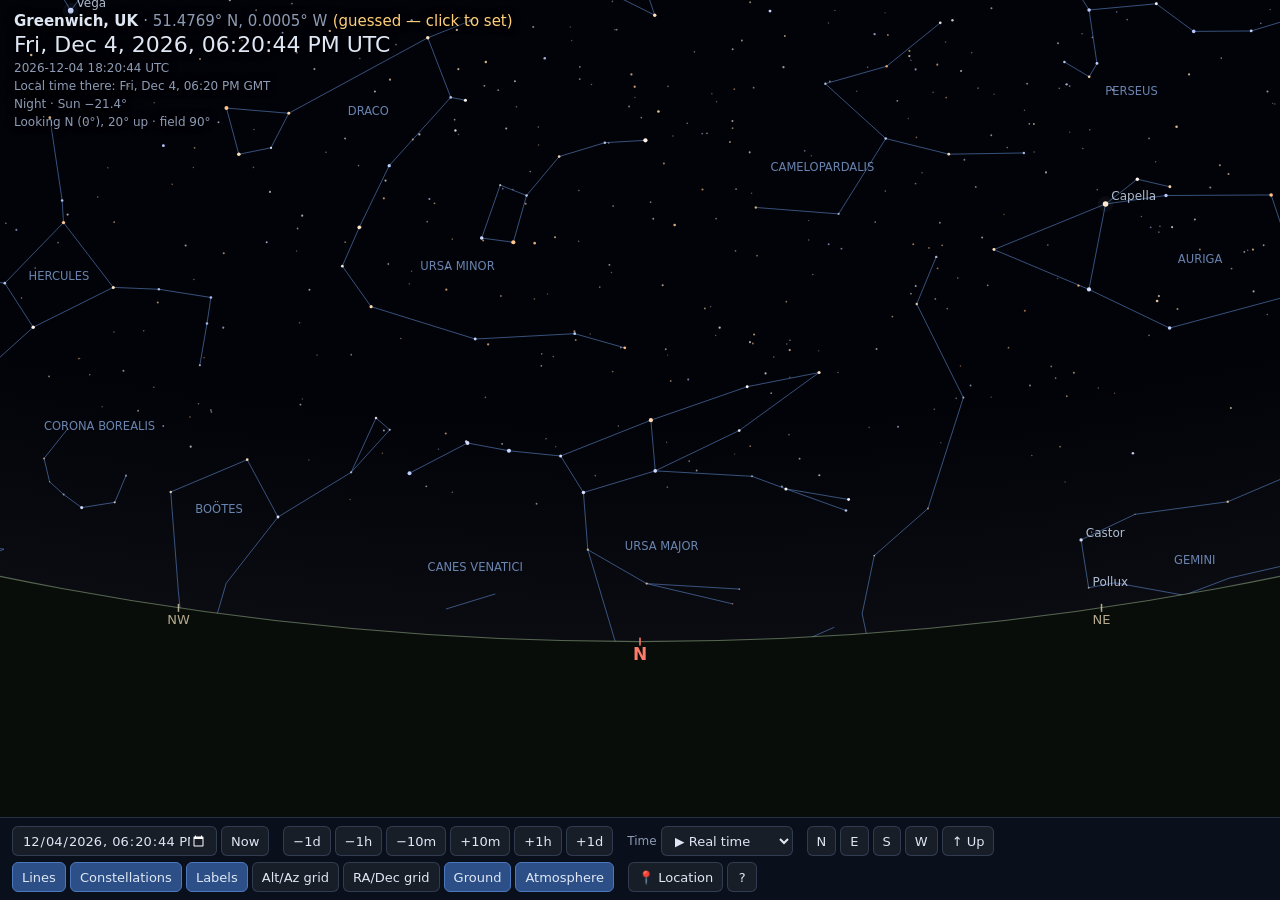
<file: index.html>
<!doctype html>
<html lang="en">
<head>
<meta charset="utf-8">
<meta name="viewport" content="width=device-width, initial-scale=1">
<title>Sky Viewer</title>
<link rel="stylesheet" href="css/style.css">
</head>
<body>
<canvas id="sky"></canvas>

<div id="hud">
  <div id="hud-loc" title="Change location"></div>
  <div id="hud-time"></div>
  <div id="hud-sub"></div>
</div>

<div id="info" hidden>
  <button id="info-close" class="icon" title="Close" aria-label="Close">&times;</button>
  <div id="info-body"></div>
</div>

<div id="cursor"></div>

<div id="bar">
  <div class="group">
    <input type="datetime-local" id="dt" step="1" title="Date and time (your computer's time zone)">
    <button id="now" title="Jump to the current time">Now</button>
  </div>
  <div class="group">
    <button data-step="-86400" title="Back one day">&minus;1d</button>
    <button data-step="-3600" title="Back one hour">&minus;1h</button>
    <button data-step="-600" title="Back ten minutes">&minus;10m</button>
    <button data-step="600" title="Forward ten minutes">+10m</button>
    <button data-step="3600" title="Forward one hour">+1h</button>
    <button data-step="86400" title="Forward one day">+1d</button>
  </div>
  <div class="group">
    <label for="rate" class="lbl">Time</label>
    <select id="rate" title="How fast time flows (Space pauses / resumes)">
      <option value="-3600">&#x23EA; 1 hour/sec</option>
      <option value="-600">&#x23EA; 10 min/sec</option>
      <option value="0">&#x23F8; Paused</option>
      <option value="1" selected>&#x25B6; Real time</option>
      <option value="60">&#x23E9; 1 min/sec</option>
      <option value="600">&#x23E9; 10 min/sec</option>
      <option value="3600">&#x23E9; 1 hour/sec</option>
      <option value="86400">&#x23E9; 1 day/sec</option>
    </select>
  </div>
  <div class="group">
    <button data-look="0" title="Look north">N</button>
    <button data-look="90" title="Look east">E</button>
    <button data-look="180" title="Look south">S</button>
    <button data-look="270" title="Look west">W</button>
    <button data-look="up" title="Look straight up">&#x2191; Up</button>
  </div>
  <div class="group toggles">
    <button data-toggle="lines" title="Constellation lines (C)">Lines</button>
    <button data-toggle="cnames" title="Constellation names (V)">Constellations</button>
    <button data-toggle="snames" title="Star &amp; planet names (L)">Labels</button>
    <button data-toggle="grid" title="Altitude/azimuth grid (G)">Alt/Az grid</button>
    <button data-toggle="eqgrid" title="Equatorial RA/Dec grid (Q)">RA/Dec grid</button>
    <button data-toggle="ground" title="Ground (H)">Ground</button>
    <button data-toggle="atmosphere" title="Atmosphere: daylight, twilight, extinction (A)">Atmosphere</button>
  </div>
  <div class="group">
    <button id="loc-btn" title="Set your location">&#x1F4CD; Location</button>
    <button id="help-btn" class="icon" title="Help">?</button>
  </div>
</div>

<dialog id="loc-dlg">
  <form method="dialog" id="loc-form">
    <h2>Location</h2>
    <label class="field">Search cities
      <input type="search" id="city-q" placeholder="Type a city…" autocomplete="off">
    </label>
    <ul id="city-list"></ul>
    <div class="row">
      <label class="field">Latitude (° north +, south −)
        <input type="number" id="lat" step="any" min="-90" max="90" required>
      </label>
      <label class="field">Longitude (° east +, west −)
        <input type="number" id="lon" step="any" min="-180" max="180" required>
      </label>
    </div>
    <label class="field">Place name
      <input type="text" id="loc-name" maxlength="60">
    </label>
    <p id="geo-msg" class="msg"></p>
    <div class="actions">
      <button type="button" id="geo-btn">Use my current location</button>
      <span class="spacer"></span>
      <button value="cancel" formnovalidate>Cancel</button>
      <button value="ok" id="loc-ok" class="primary">Set location</button>
    </div>
  </form>
</dialog>

<dialog id="help-dlg">
  <form method="dialog">
    <h2>Sky Viewer</h2>
    <ul class="help">
      <li><b>Drag</b> the sky to look around. <b>Scroll</b> to zoom in and out (or pinch on a touchscreen).</li>
      <li><b>Click</b> a star or planet for details. <b>Double-click</b> to centre it.</li>
      <li>Arrow keys pan, <b>+</b>/<b>−</b> zoom, <b>Space</b> pauses or resumes time.</li>
      <li>Toggles: <b>C</b> lines, <b>V</b> constellation names, <b>L</b> labels, <b>G</b> alt/az grid, <b>Q</b> RA/Dec grid, <b>H</b> ground, <b>A</b> atmosphere.</li>
      <li>The date and time are in your computer's time zone. UTC is shown under the clock.</li>
      <li>With <b>Atmosphere</b> on, the sky brightens with the Sun, twilight hides faint stars, and stars dim near the horizon. Turn it off to see every star at any hour.</li>
    </ul>
    <p class="small">Positions come from <i>astronomy-engine</i>. Stars are corrected for precession, nutation and atmospheric refraction. The Sun, Moon and planets also include light-time, aberration and parallax. Stars come from the Hipparcos/Yale Bright Star catalogs (via d3-celestial), down to magnitude 6.</p>
    <div class="actions"><span class="spacer"></span><button value="ok" class="primary">Close</button></div>
  </form>
</dialog>

<script src="vendor/astronomy.browser.min.js"></script>
<script src="data/sky-data.js"></script>
<script src="js/skycore.js"></script>
<script src="js/cities.js"></script>
<script src="js/app.js"></script>
</body>
</html>
</file>
<file: css/style.css>
:root {
  --panel: rgba(12, 18, 32, 0.82);
  --panel-border: rgba(140, 170, 220, 0.22);
  --text: #dfe7f5;
  --muted: #8d9bb5;
  --accent: #7fb0ff;
  --on: #2b4f86;
  font-family: "Segoe UI", system-ui, sans-serif;
  color-scheme: dark;
}
* { box-sizing: border-box; }
html, body { margin: 0; height: 100%; overflow: hidden; background: #000; color: var(--text); }
canvas#sky { position: fixed; inset: 0; width: 100vw; height: 100vh; display: block; cursor: grab; touch-action: none; }
canvas#sky.dragging { cursor: grabbing; }

#hud {
  position: fixed; top: calc(12px + env(safe-area-inset-top, 0px)); left: max(14px, env(safe-area-inset-left, 0px)); pointer-events: none;
  text-shadow: 0 1px 3px #000, 0 0 8px #000;
}
#hud-loc { font-size: 15px; font-weight: 600; pointer-events: auto; cursor: pointer; }
#hud-loc:hover { color: var(--accent); }
#hud-time { font-size: 22px; font-weight: 300; margin-top: 2px; font-variant-numeric: tabular-nums; }
#hud-sub { font-size: 12px; color: var(--muted); margin-top: 2px; line-height: 1.5; font-variant-numeric: tabular-nums; }
#hud-sub .warn { color: #ffcf7a; }

#cursor {
  position: fixed; right: 14px; bottom: 66px; font-size: 12px; color: var(--muted);
  pointer-events: none; text-shadow: 0 1px 3px #000; font-variant-numeric: tabular-nums;
}

#info {
  position: fixed; top: calc(12px + env(safe-area-inset-top, 0px)); right: max(14px, env(safe-area-inset-right, 0px)); width: 290px; padding: 12px 14px;
  background: var(--panel); border: 1px solid var(--panel-border); border-radius: 10px;
  font-size: 13px; line-height: 1.55; backdrop-filter: blur(6px);
}
#info h3 { margin: 0 0 2px; font-size: 17px; }
#info .sub { color: var(--muted); margin-bottom: 8px; }
#info table { border-collapse: collapse; width: 100%; }
#info td { padding: 1px 0; vertical-align: top; }
#info td:first-child { color: var(--muted); width: 42%; }
#info-close { position: absolute; top: 6px; right: 6px; }

#bar {
  position: fixed; left: 0; right: 0; bottom: 0; display: flex; flex-wrap: wrap; gap: 6px 14px;
  align-items: center; background: var(--panel);
  /* clear phone system bars (insets are 0 on desktop) */
  padding: 8px max(12px, env(safe-area-inset-right, 0px)) calc(8px + env(safe-area-inset-bottom, 0px)) max(12px, env(safe-area-inset-left, 0px));
  border-top: 1px solid var(--panel-border); backdrop-filter: blur(6px);
}
.group { display: flex; gap: 4px; align-items: center; }
.lbl { font-size: 12px; color: var(--muted); }
button, select, input {
  font: inherit; font-size: 13px; color: var(--text); background: rgba(255,255,255,0.06);
  border: 1px solid var(--panel-border); border-radius: 6px; padding: 4px 9px; height: 30px;
}
button { cursor: pointer; }
button:hover, select:hover { background: rgba(255,255,255,0.12); }
button.on { background: var(--on); border-color: #4c78bd; }
button.primary { background: #2f5fa8; border-color: #4c78bd; }
button.icon { width: 30px; padding: 0; }
select option { background: #121a2b; }
input[type=datetime-local] { width: 205px; }
button:focus-visible, select:focus-visible, input:focus-visible { outline: 2px solid var(--accent); outline-offset: 1px; }

dialog {
  background: #10182a; color: var(--text); border: 1px solid var(--panel-border); border-radius: 12px;
  padding: 18px 20px; width: min(520px, calc(100vw - 32px));
}
dialog::backdrop { background: rgba(0,0,0,0.55); }
dialog h2 { margin: 0 0 12px; font-size: 18px; font-weight: 600; }
.field { display: flex; flex-direction: column; gap: 4px; font-size: 12px; color: var(--muted); margin-bottom: 10px; flex: 1; }
.field input { height: 34px; }
.row { display: flex; gap: 12px; }
#city-list {
  list-style: none; margin: -4px 0 12px; padding: 0; max-height: 190px; overflow-y: auto;
  border: 1px solid var(--panel-border); border-radius: 6px;
}
#city-list li { padding: 5px 10px; cursor: pointer; font-size: 13px; display: flex; justify-content: space-between; }
#city-list li span { color: var(--muted); font-size: 12px; }
#city-list li:hover, #city-list li.sel { background: rgba(127,176,255,0.16); }
.actions { display: flex; gap: 8px; align-items: center; margin-top: 6px; }
.spacer { flex: 1; }
.msg { font-size: 12px; color: var(--muted); min-height: 16px; margin: 0 0 6px; }
.help { padding-left: 18px; line-height: 1.6; font-size: 14px; }
.small { font-size: 12px; color: var(--muted); }
.small a { color: var(--accent); }

button { white-space: nowrap; }
.group { flex-wrap: wrap; min-width: 0; max-width: 100%; }
#hud { right: max(14px, env(safe-area-inset-right, 0px)); }

@media (max-width: 700px) {
  #bar { gap: 5px 8px; padding-top: 6px; padding-left: max(8px, env(safe-area-inset-left, 0px)); padding-right: max(8px, env(safe-area-inset-right, 0px)); }
  button, select { padding: 3px 7px; height: 28px; font-size: 12px; }
  input[type=datetime-local] { width: 190px; font-size: 12px; height: 28px; }
  .lbl { display: none; }
  #hud-loc { font-size: 13px; }
  #hud-time { font-size: 17px; }
  #hud-sub { font-size: 11px; }
  #cursor { display: none; }
  #info { width: auto; left: max(14px, env(safe-area-inset-left, 0px)); top: auto; bottom: 190px; }
}
</file>
